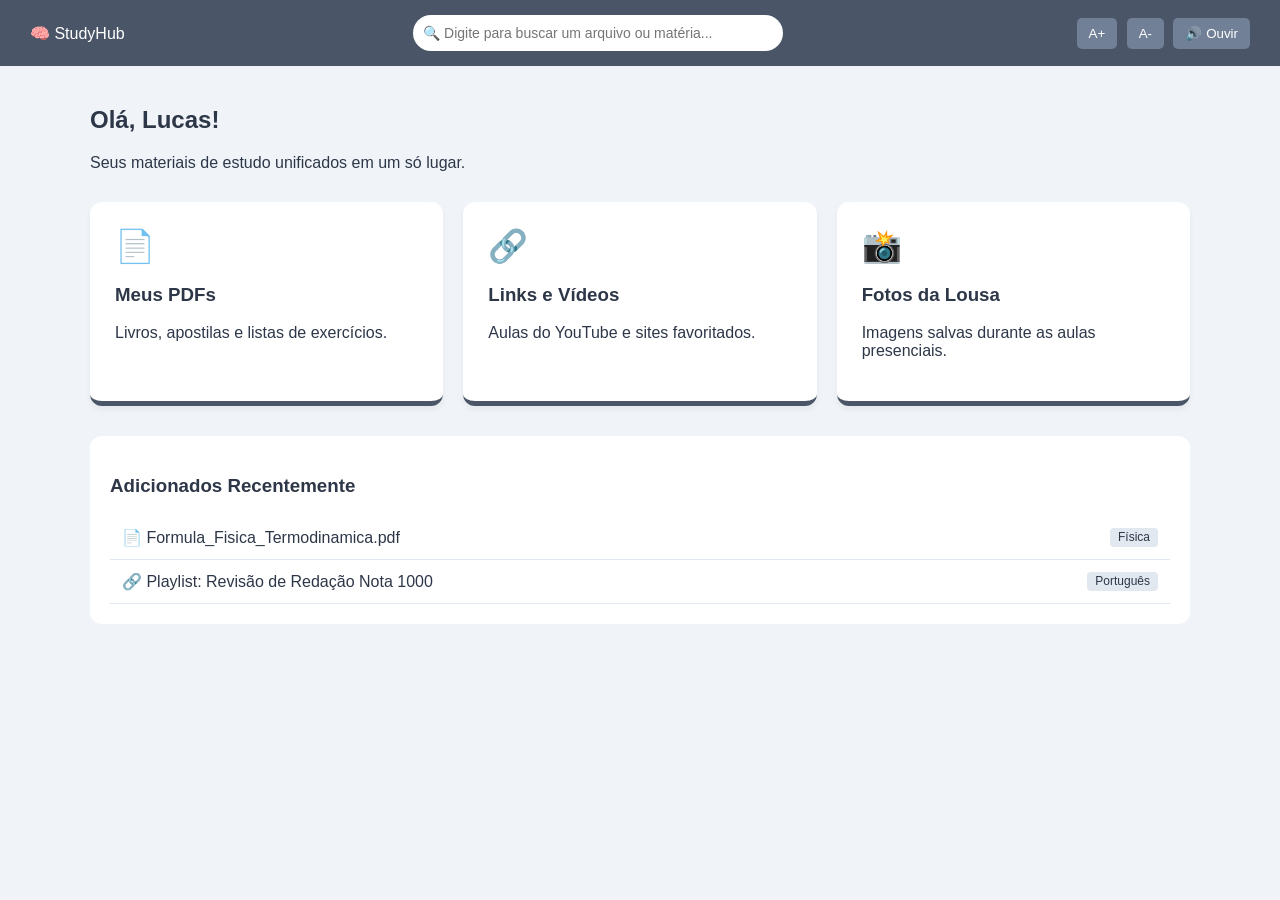
<file: index.htm>
<!DOCTYPE html>
<html lang="pt-BR">
<head>
    <meta charset="UTF-8">
    <meta name="viewport" content="width=device-width, initial-scale=1.0">
    <title>Hub de Estudos - Organização Integrada</title>
    <link rel="stylesheet" href="style.css">
</head>
<body>

    <header>
        <div class="logo">🧠 StudyHub</div>
        <div class="busca-container">
            <input type="text" placeholder="🔍 Digite para buscar um arquivo ou matéria...">
        </div>
        <div class="acessibilidade">
            <button title="Aumentar Texto">A+</button>
            <button title="Diminuir Texto">A-</button>
            <button title="Ouvir Página">🔊 Ouvir</button>
        </div>
    </header>

    <main>
        <section class="boas-vindas">
            <h2>Olá, Lucas!</h2>
            <p>Seus materiais de estudo unificados em um só lugar.</p>
        </section>

        <!-- Filtros rápidos baseados no feedback do teste de usuário -->
        <section class="categorias-grid">
            <div class="card-categoria pdf">
                <span class="icone">📄</span>
                <h3>Meus PDFs</h3>
                <p>Livros, apostilas e listas de exercícios.</p>
            </div>
            <div class="card-categoria links">
                <span class="icone">🔗</span>
                <h3>Links e Vídeos</h3>
                <p>Aulas do YouTube e sites favoritados.</p>
            </div>
            <div class="card-categoria fotos">
                <span class="icone">📸</span>
                <h3>Fotos da Lousa</h3>
                <p>Imagens salvas durante as aulas presenciais.</p>
            </div>
        </section>

        <section class="recentes">
            <h3>Adicionados Recentemente</h3>
            <div class="item-recente">
                <span>📄 Formula_Fisica_Termodinamica.pdf</span>
                <span class="tag">Física</span>
            </div>
            <div class="item-recente">
                <span>🔗 Playlist: Revisão de Redação Nota 1000</span>
                <span class="tag">Português</span>
            </div>
        </section>
    </main>

</body>
</html>
</file>
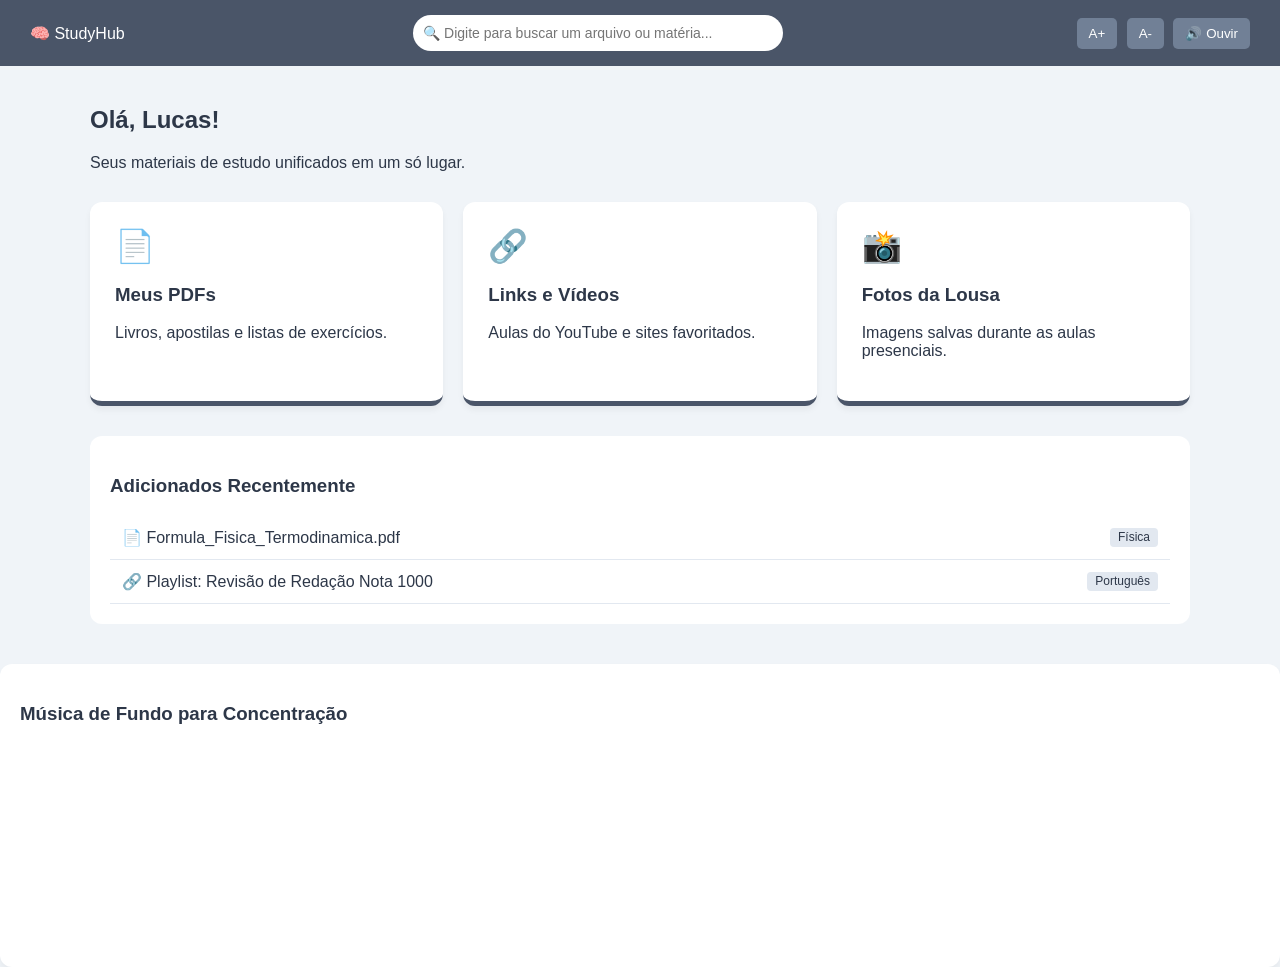
<file: index.html>
<!DOCTYPE html>
<html lang="pt-BR">
<head>
    <meta charset="UTF-8">
    <meta name="viewport" content="width=device-width, initial-scale=1.0">
    <title>Hub de Estudos - Organização Integrada</title>
    <link rel="stylesheet" href="style.css">
</head>
<body>

    <header>
        <div class="logo">🧠 StudyHub</div>
        <div class="busca-container">
            <input type="text" placeholder="🔍 Digite para buscar um arquivo ou matéria...">
        </div>
        <div class="acessibilidade">
            <button title="Aumentar Texto">A+</button>
            <button title="Diminuir Texto">A-</button>
            <button title="Ouvir Página">🔊 Ouvir</button>
        </div>
    </header>

    <main>
        <section class="boas-vindas">
            <h2>Olá, Lucas!</h2>
            <p>Seus materiais de estudo unificados em um só lugar.</p>
        </section>

        <!-- Filtros rápidos baseados no feedback do teste de usuário -->
        <section class="categorias-grid">
            <div class="card-categoria pdf">
                <span class="icone">📄</span>
                <h3>Meus PDFs</h3>
                <p>Livros, apostilas e listas de exercícios.</p>
            </div>
            <div class="card-categoria links">
                <span class="icone">🔗</span>
                <h3>Links e Vídeos</h3>
                <p>Aulas do YouTube e sites favoritados.</p>
            </div>
            <div class="card-categoria fotos">
                <span class="icone">📸</span>
                <h3>Fotos da Lousa</h3>
                <p>Imagens salvas durante as aulas presenciais.</p>
            </div>
        </section>

        <section class="recentes">
            <h3>Adicionados Recentemente</h3>
            <div class="item-recente">
                <span>📄 Formula_Fisica_Termodinamica.pdf</span>
                <span class="tag">Física</span>
            </div>
            <div class="item-recente">
                <span>🔗 Playlist: Revisão de Redação Nota 1000</span>
                <span class="tag">Português</span>
            </div>
        </section>
    </main>

</body>
</html>

<section class="player-musica">
    <h3>Música de Fundo para Concentração</h3>
    <!-- Este código cria a janelinha do YouTube dentro do seu site -->
    <iframe 
        width="100%" 
        height="200" 
        src="https://youtube.com" 
        title="YouTube video player" 
        frameborder="0" 
        allow="accelerometer; autoplay; clipboard-write; encrypted-media; gyroscope; picture-in-picture" 
        allowfullscreen>
    </iframe>
</section>
</file>
<file: style.css>
body {
    font-family: 'Segoe UI', Tahoma, Geneva, Verdana, sans-serif;
    margin: 0;
    padding: 0;
    background-color: #f0f4f8;
    color: #2d3748;
}

header {
    background-color: #4a5568;
    color: white;
    padding: 15px 30px;
    display: flex;
    justify-content: space-between;
    align-items: center;
    flex-wrap: wrap;
    gap: 15px;
}

.busca-container input {
    width: 350px;
    padding: 10px;
    border-radius: 20px;
    border: none;
    font-size: 14px;
}

.acessibilidade button {
    background-color: #718096;
    color: white;
    border: none;
    padding: 8px 12px;
    margin-left: 5px;
    cursor: pointer;
    border-radius: 5px;
}

main {
    max-width: 1100px;
    margin: 40px auto;
    padding: 0 20px;
}

/* Grid de Categorias */
.categorias-grid {
    display: grid;
    grid-template-columns: repeat(auto-fit, minmax(280px, 1fr));
    gap: 20px;
    margin: 30px 0;
}

.card-categoria {
    background-color: white;
    padding: 25px;
    border-radius: 12px;
    box-shadow: 0 4px 6px rgba(0, 0, 0, 0.05);
    cursor: pointer;
    transition: transform 0.2s, box-shadow 0.2s;
    border-bottom: 5px solid #4a5568;
}

.card-categoria:hover {
    transform: translateY(-5px);
    box-shadow: 0 8px 15px rgba(0, 0, 0, 0.1);
}

.card-categoria .icone {
    font-size: 32px;
    display: block;
    margin-bottom: 10px;
}

/* Estilo da lista de recentes */
.recentes {
    background: white;
    padding: 20px;
    border-radius: 12px;
}

.item-recente {
    display: flex;
    justify-content: space-between;
    padding: 12px;
    border-bottom: 1px solid #e2e8f0;
}

.tag {
    background-color: #e2e8f0;
    padding: 2px 8px;
    border-radius: 4px;
    font-size: 12px;
}

.player-musica {
    background: white;
    padding: 20px;
    border-radius: 12px;
    margin-top: 20px;
    box-shadow: 0 4px 6px rgba(0, 0, 0, 0.05);
}
.player-musica iframe {
    border-radius: 8px;
}
</file>
